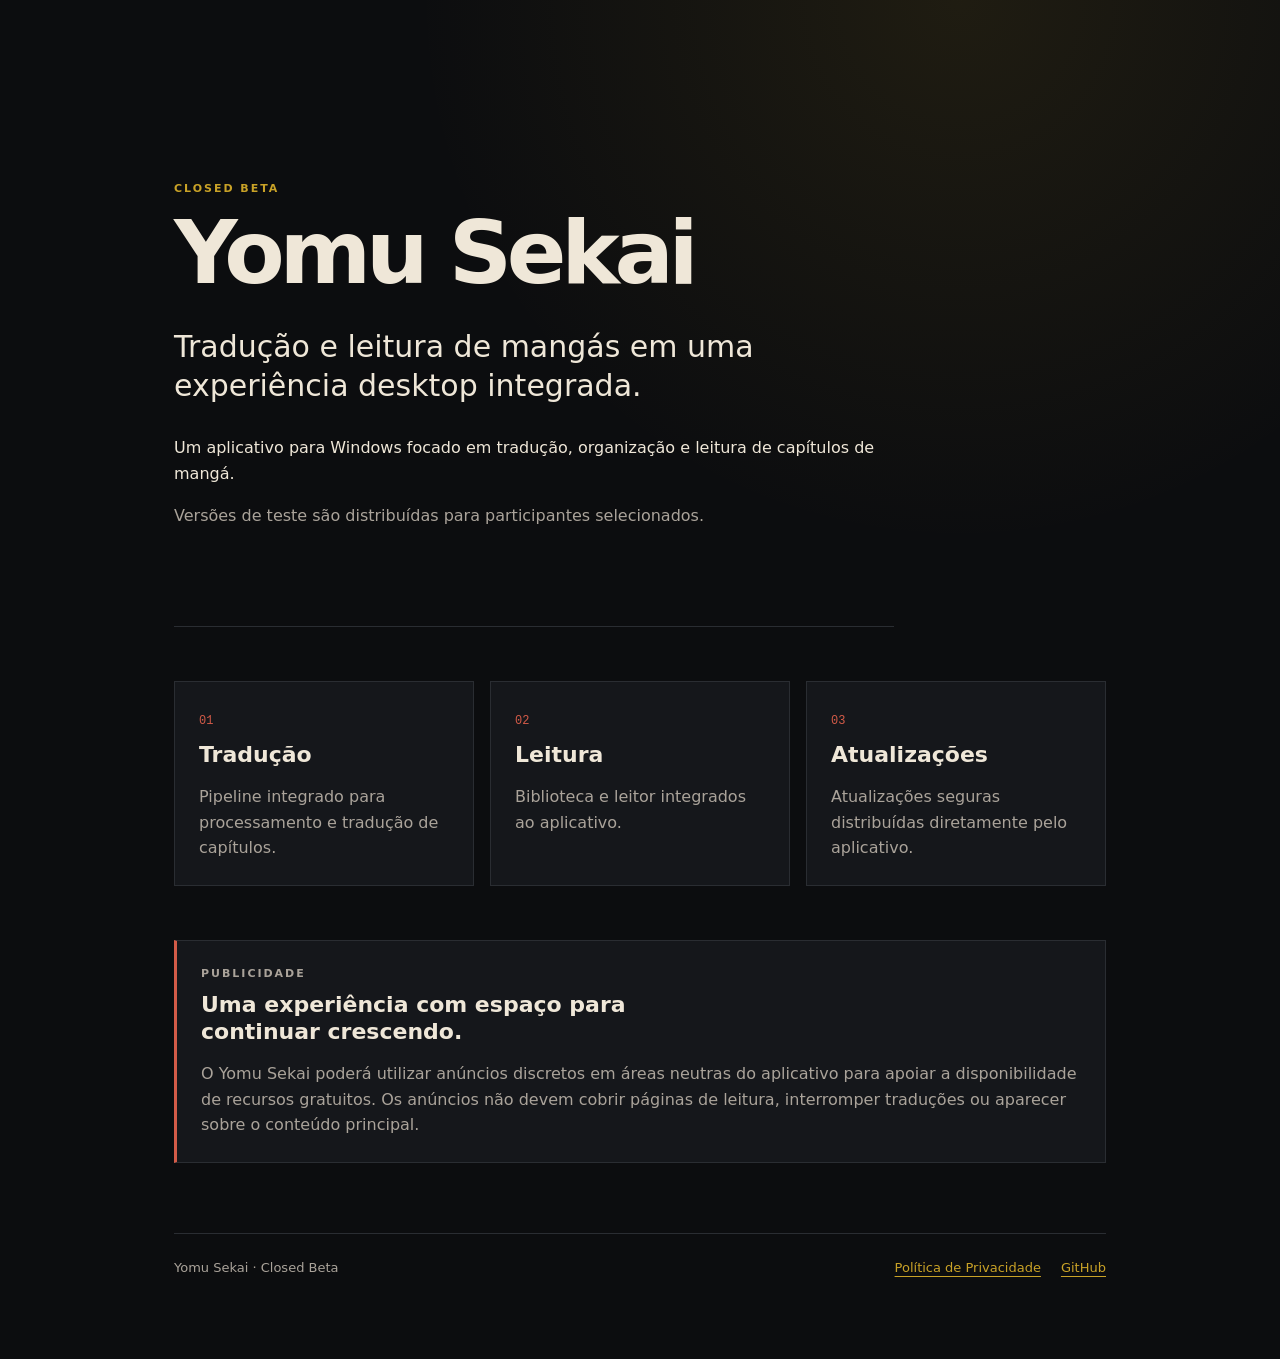
<file: docs/index.html>
<!doctype html>
<html lang="pt-BR">
<head>
  <meta charset="utf-8">
  <meta name="viewport" content="width=device-width, initial-scale=1">
  <meta name="description" content="Yomu Sekai — aplicativo desktop para tradução e leitura de mangás.">
  <title>Yomu Sekai</title>
  <link rel="stylesheet" href="styles.css">
</head>
<body>
  <main class="shell">
    <header class="hero">
      <p class="eyebrow">CLOSED BETA</p>
      <h1>Yomu Sekai</h1>
      <p class="lead">Tradução e leitura de mangás em uma experiência desktop integrada.</p>
      <p>Um aplicativo para Windows focado em tradução, organização e leitura de capítulos de mangá.</p>
      <p class="muted">Versões de teste são distribuídas para participantes selecionados.</p>
    </header>
    <section class="grid" aria-label="Recursos">
      <article><span class="number">01</span><h2>Tradução</h2><p>Pipeline integrado para processamento e tradução de capítulos.</p></article>
      <article><span class="number">02</span><h2>Leitura</h2><p>Biblioteca e leitor integrados ao aplicativo.</p></article>
      <article><span class="number">03</span><h2>Atualizações</h2><p>Atualizações seguras distribuídas diretamente pelo aplicativo.</p></article>
    </section>
    <section class="note">
      <p class="eyebrow">PUBLICIDADE</p>
      <h2>Uma experiência com espaço para continuar crescendo.</h2>
      <p>O Yomu Sekai poderá utilizar anúncios discretos em áreas neutras do aplicativo para apoiar a disponibilidade de recursos gratuitos. Os anúncios não devem cobrir páginas de leitura, interromper traduções ou aparecer sobre o conteúdo principal.</p>
    </section>
    <footer><span>Yomu Sekai · Closed Beta</span><nav><a href="privacy.html">Política de Privacidade</a><a href="https://github.com/HenriquePvAr">GitHub</a></nav></footer>
  </main>
</body>
</html>
</file>
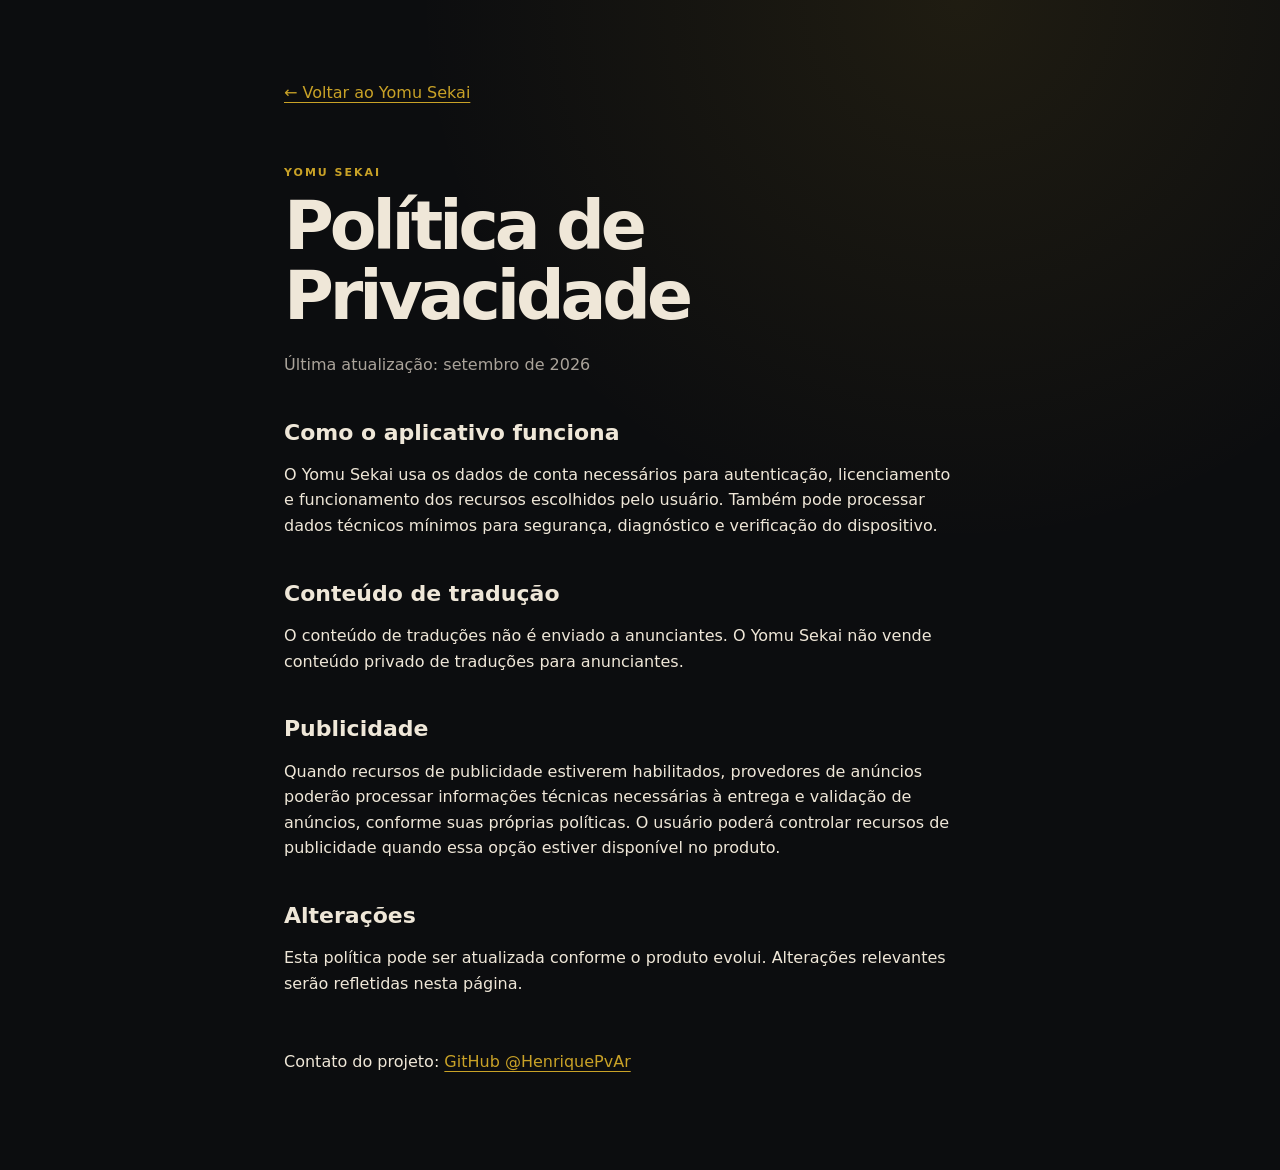
<file: docs/privacy.html>
<!doctype html>
<html lang="pt-BR">
<head>
  <meta charset="utf-8">
  <meta name="viewport" content="width=device-width, initial-scale=1">
  <meta name="description" content="Política de Privacidade do Yomu Sekai.">
  <title>Política de Privacidade — Yomu Sekai</title>
  <link rel="stylesheet" href="styles.css">
</head>
<body><main class="shell prose">
  <a class="back" href="index.html">← Voltar ao Yomu Sekai</a>
  <p class="eyebrow">YOMU SEKAI</p><h1>Política de Privacidade</h1>
  <p class="muted">Última atualização: setembro de 2026</p>
  <h2>Como o aplicativo funciona</h2>
  <p>O Yomu Sekai usa os dados de conta necessários para autenticação, licenciamento e funcionamento dos recursos escolhidos pelo usuário. Também pode processar dados técnicos mínimos para segurança, diagnóstico e verificação do dispositivo.</p>
  <h2>Conteúdo de tradução</h2>
  <p>O conteúdo de traduções não é enviado a anunciantes. O Yomu Sekai não vende conteúdo privado de traduções para anunciantes.</p>
  <h2>Publicidade</h2>
  <p>Quando recursos de publicidade estiverem habilitados, provedores de anúncios poderão processar informações técnicas necessárias à entrega e validação de anúncios, conforme suas próprias políticas. O usuário poderá controlar recursos de publicidade quando essa opção estiver disponível no produto.</p>
  <h2>Alterações</h2>
  <p>Esta política pode ser atualizada conforme o produto evolui. Alterações relevantes serão refletidas nesta página.</p>
  <p class="contact">Contato do projeto: <a href="https://github.com/HenriquePvAr">GitHub @HenriquePvAr</a></p>
</main></body>
</html>
</file>
<file: docs/styles.css>
:root{color-scheme:dark;--bg:#0c0d0f;--surface:#15171b;--text:#efe7d8;--muted:#aaa39a;--line:#2a2d32;--red:#d35b48;--gold:#c9a227}*{box-sizing:border-box}body{margin:0;background:radial-gradient(circle at 75% 0,rgba(201,162,39,.10),transparent 34rem),var(--bg);color:var(--text);font:16px/1.6 system-ui,-apple-system,"Segoe UI",sans-serif}.shell{max-width:980px;margin:0 auto;padding:clamp(28px,7vw,80px) 24px}.hero{max-width:720px;padding:clamp(42px,9vw,100px) 0 82px;border-bottom:1px solid var(--line)}h1{font-size:clamp(48px,9vw,88px);line-height:1.02;letter-spacing:-.06em;margin:10px 0 22px}h2{font-size:22px;line-height:1.2;margin:10px 0}.lead{font-size:clamp(20px,3vw,30px);line-height:1.3;max-width:680px}.muted{color:var(--muted)}.eyebrow{color:var(--gold);font-size:11px;font-weight:700;letter-spacing:.18em;margin:0}.grid{display:grid;grid-template-columns:repeat(3,1fr);gap:16px;padding:54px 0}.grid article,.note{background:var(--surface);border:1px solid var(--line);padding:24px}.grid p,.note p{color:var(--muted);margin-bottom:0}.number{color:var(--red);font:12px ui-monospace,monospace}.note{border-left:3px solid var(--red);margin-bottom:70px}.note h2{max-width:520px}.prose{max-width:760px}.prose h1{font-size:clamp(40px,7vw,68px)}.prose h2{margin-top:42px}.prose p{max-width:680px}.back,a{color:var(--gold);text-underline-offset:4px}.back{display:inline-block;margin-bottom:58px}footer{display:flex;justify-content:space-between;gap:20px;border-top:1px solid var(--line);padding-top:24px;color:var(--muted);font-size:13px}nav{display:flex;gap:20px}nav a{white-space:nowrap}.contact{margin-top:52px}@media(max-width:680px){.grid{grid-template-columns:1fr}.hero{padding-bottom:56px}footer{display:block}nav{margin-top:12px;flex-wrap:wrap}}
</file>
